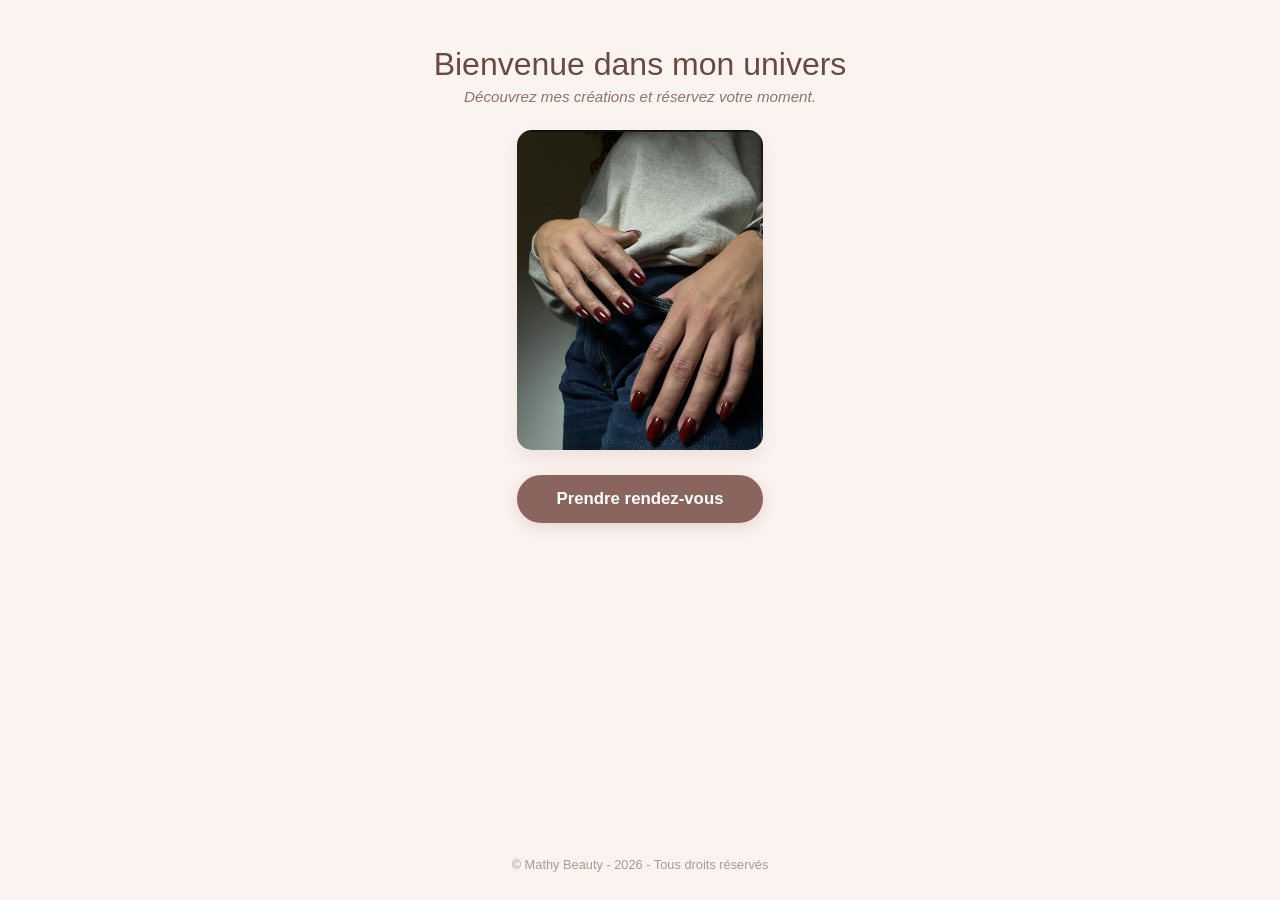
<file: index.html>
<!DOCTYPE html>
<html lang="fr">
<head>
    <meta charset="UTF-8">
    <meta name="viewport" content="width=device-width, initial-scale=1.0">
    <title>Mon Salon de Création - Accueil</title>
    <link rel="stylesheet" href="style.css">
</head>
<body>

    <header>
        <h1>Bienvenue dans mon univers</h1>
        <p>Découvrez mes créations et réservez votre moment.</p>
    </header>

    <main>
        <!-- Section Carrousel (on le rendra fonctionnel et beau juste après) -->
        <section class="carousel-container">
            <div class="carousel">
                <!-- Tu mettras le nom de tes images ici plus tard -->
                <img src="images/creation1.jpg" alt="Création 1" class="slide active">
                <img src="images/creation2.jpg" alt="Création 2" class="slide">
                <img src="images/creation3.jpg" alt="Création 3" class="slide">
                <img src="images/creation4.jpg" alt="Création 3" class="slide">
                <img src="images/creation5.jpg" alt="Création 3" class="slide">
            </div>
        </section>

        <!-- Le bouton d'action qui redirige vers la page de réservation -->
        <section class="action-zone">
            <a href="reservation.html" class="btn-resa">Prendre rendez-vous</a>
        </section>
    </main>

    <!-- ... le reste de ton code HTML juste au-dessus ... -->
    <footer>
        <p>© Mathy Beauty - 2026 - Tous droits réservés</p>
    </footer>

    <script>
    const slides = document.querySelectorAll('.carousel .slide');
    
    // 1. On choisit une première image au hasard pour démarrer
    let currentSlide = Math.floor(Math.random() * slides.length);
    slides[currentSlide].classList.add('active');

    function nextSlide() {
        // On cache l'image actuelle
        slides[currentSlide].classList.remove('active');
        
        // 2. On choisit la PROCHAINE image au hasard
        // (avec une petite boucle pour éviter de retomber deux fois de suite sur la même)
        let nextIndex;
        do {
            nextIndex = Math.floor(Math.random() * slides.length);
        } while (nextIndex === currentSlide && slides.length > 1);
        
        currentSlide = nextIndex;
        
        // On affiche la nouvelle image
        slides[currentSlide].classList.add('active');
    }

    // Changement toutes les 3 secondes
    setInterval(nextSlide, 3000);
</script>
</body>
</html>
</file>
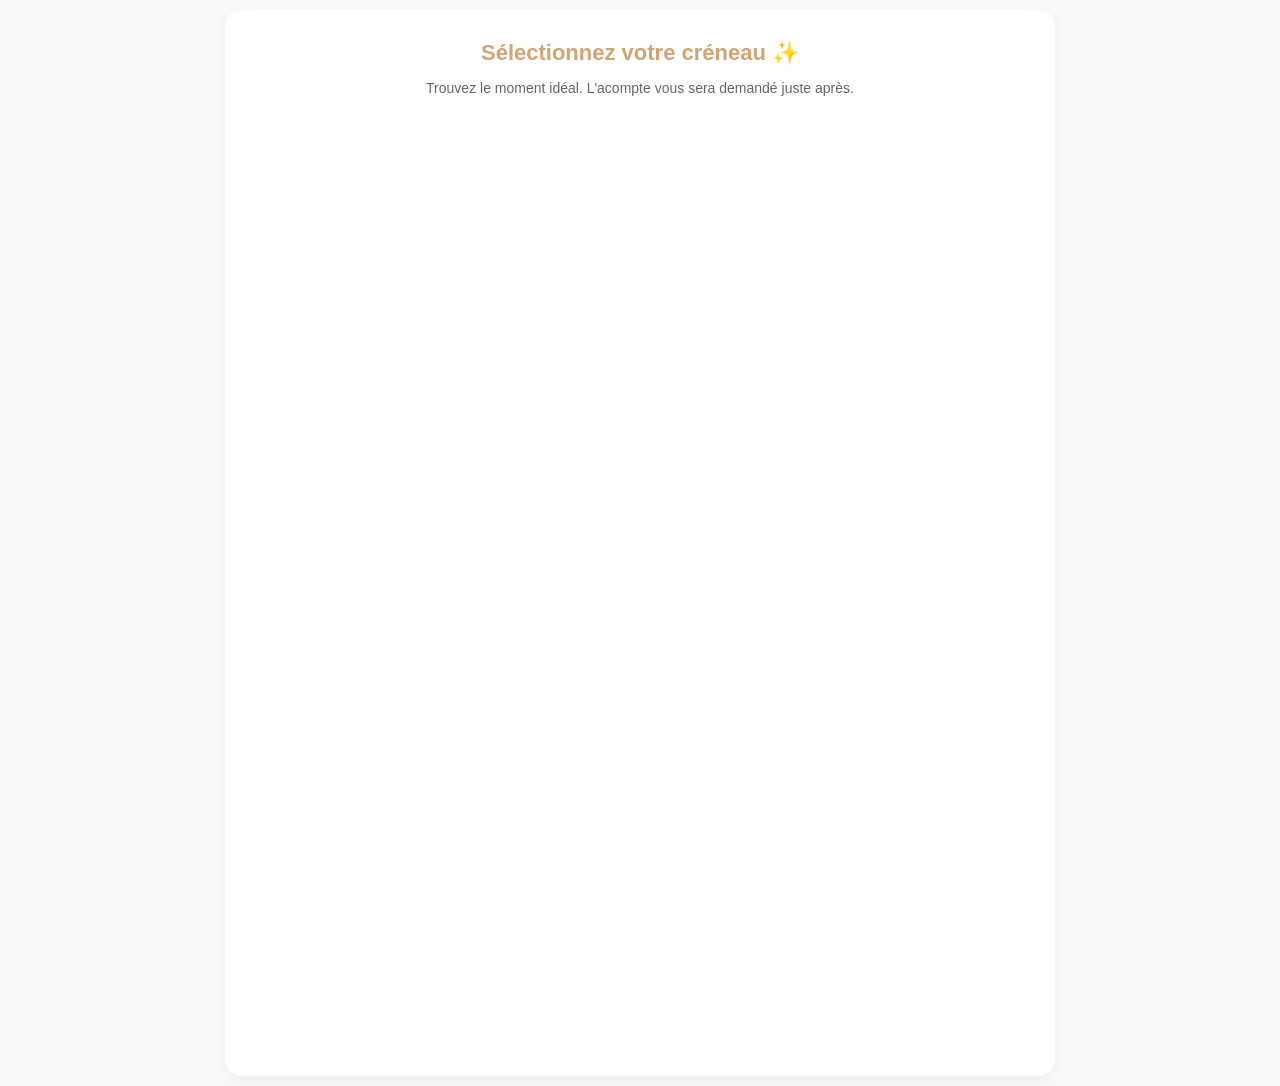
<file: calendrier.html>
<!DOCTYPE html>
<html lang="fr">
<head>
    <meta charset="UTF-8">
    <meta name="viewport" content="width=device-width, initial-scale=1.0">
    <title>Réservation - Mathy Beauty</title>
    <style>
        body {
            font-family: 'Segoe UI', Tahoma, Geneva, Verdana, sans-serif;
            background-color: #fafafa;
            margin: 0;
            padding: 10px;
            color: #333;
        }
        .container {
            max-width: 800px;
            margin: 0 auto;
            background: white;
            padding: 15px;
            border-radius: 16px;
            box-shadow: 0 4px 15px rgba(0,0,0,0.05);
            text-align: center;
        }
        h1 {
            color: #d4a373;
            font-size: 22px;
            margin-bottom: 5px;
        }
        .subtitle {
            color: #666;
            margin-bottom: 15px;
            font-size: 14px;
        }
        
        /* Ajustement de la zone Calendly pour éviter l'effet "écrasé" */
        #calendly-inline-widget {
            min-width: 320px;
            height: 950px; /* Augmenté à 950px pour laisser respirer l'agenda sur mobile */
            border: none;
        }

        /* Zone de paiement cachée au début */
        #payment-section {
            display: none;
            max-width: 450px;
            margin: 40px auto;
            padding: 20px;
            animation: fadeIn 0.5s ease-in-out;
        }
        .icon-success {
            font-size: 50px;
            margin-bottom: 15px;
        }
        .btn-paiement {
            display: block;
            width: 100%;
            box-sizing: border-box;
            text-decoration: none;
            padding: 16px 20px;
            border-radius: 30px;
            font-weight: bold;
            font-size: 16px;
            margin-bottom: 15px;
            transition: all 0.3s ease;
        }
        .paypal {
            background-color: #0070ba;
            color: white;
            box-shadow: 0 4px 12px rgba(0, 112, 186, 0.3);
        }
        .lydia {
            background-color: #00aaff;
            color: white;
            box-shadow: 0 4px 12px rgba(0, 170, 255, 0.3);
        }
        .btn-paiement:hover {
            transform: translateY(-2px);
            opacity: 0.9;
        }
        @keyframes fadeIn {
            from { opacity: 0; transform: translateY(10px); }
            to { opacity: 1; transform: translateY(0); }
        }
    </style>
</head>
<body>

<div class="container">
    
    <!-- ÉTAPE 1 : L'AGENDA -->
    <div id="booking-section">
        <h1>Sélectionnez votre créneau ✨</h1>
        <p class="subtitle">Trouvez le moment idéal. L'acompte vous sera demandé juste après.</p>
        
        <!-- Conteneur Calendly -->
        <div id="calendly-inline-widget"></div>
    </div>

    <!-- ÉTAPE 2 : LE PAIEMENT -->
    <div id="payment-section">
        <div class="icon-success">🎉</div>
        <h1>Créneau réservé !</h1>
        <p class="subtitle">Pour bloquer définitivement votre rendez-vous, veuillez régler l'acompte de 15€ ci-dessous :</p>

        <!-- Liens de paiement (à personnaliser) -->
        <a href="https://paypal.me/TON_COMPTE/15" target="_blank" class="btn-paiement paypal">
            Payer l'acompte avec PayPal (15€)
        </a>

        <a href="https://lydia-app.com/collect/TON_LIEN_LYDIA" target="_blank" class="btn-paiement lydia">
            Payer par Carte Bancaire / Lydia (15€)
        </a>
    </div>

</div>

<!-- Script officiel de Calendly -->
<script type="text/javascript" src="https://assets.calendly.com/assets/external/widget.js" async></script>

<script>
    // Initialisation
    window.addEventListener('load', function() {
        Calendly.initInlineWidget({
            url: 'https://calendly.com/magrheb-uniited/2hours', // Ton lien de test
            parentElement: document.getElementById('calendly-inline-widget'),
            prefill: {},
            utm: {}
        });
    });

    // Écoute du signal de validation
    window.addEventListener('message', function(e) {
        if (e.data.event && e.data.event === 'calendly.event_scheduled') {
            // Masquage de l'agenda et affichage des boutons de paiement
            document.getElementById('booking-section').style.display = 'none';
            document.getElementById('payment-section').style.display = 'block'; // Correction de la typo ici !
            
            // Remonte automatiquement l'écran de l'utilisateur tout en haut pour qu'il voie les boutons
            window.scrollTo({top: 0, behavior: 'smooth'});
        }
    });
</script>

</body>
</html>
</file>
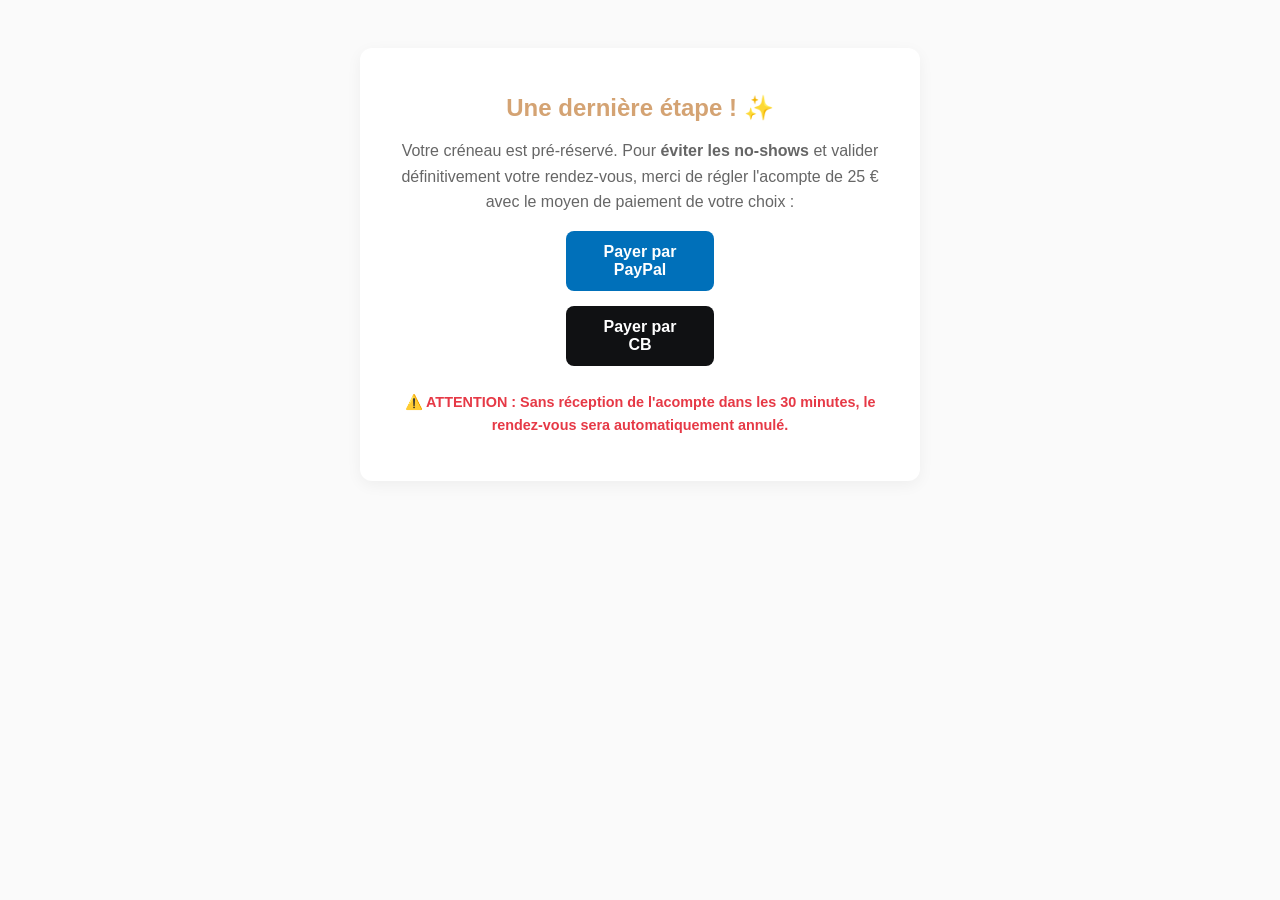
<file: paiement.html>
<!DOCTYPE html>
<html lang="fr">
<head>
    <meta charset="UTF-8">
    <meta name="viewport" content="width=device-width, initial-scale=1.0">
    <title>Validation de l'acompte - Mathy Beauty</title>
    <style>
        body { font-family: Arial, sans-serif; text-align: center; background-color: #fafafa; padding: 40px 20px; color: #333; }
        .container { max-width: 500px; margin: 0 auto; background: white; padding: 30px; border-radius: 12px; box-shadow: 0 4px 15px rgba(0,0,0,0.05); }
        h1 { color: #d4a373; font-size: 24px; }
        p { line-height: 1.6; color: #666; }
        .btn { display: block; width: 100px; margin: 15px auto; padding: 12px 24px; text-decoration: none; color: white; font-weight: bold; border-radius: 8px; transition: transform 0.2s; }
        .btn:hover { transform: scale(1.05); }
        .btn-paypal { background-color: #0070ba; }
        .btn-cb { background-color: #101113; } /* Style type Lydia/Sumeria */
        .warning { font-size: 0.9em; color: #e63946; font-weight: bold; margin-top: 25px; }
    </style>
</head>
<body>

<div class="container">
    <h1>Une dernière étape ! ✨</h1>
    <p>Votre créneau est pré-réservé. Pour <strong>éviter les no-shows</strong> et valider définitivement votre rendez-vous, merci de régler l'acompte de 25 € avec le moyen de paiement de votre choix :</p>
    
    <!-- BOUTON PAYPAL -->
    <a href="https://https://www.paypal.me/ProxyMarket/25" class="btn btn-paypal" target="_blank">Payer par PayPal</a>
    
    <!-- BOUTON CARTE BANCAIRE -->
    <a href="https://lydia-app.com/collect/PSEUDO_LYDIA" class="btn btn-cb" target="_blank">Payer par CB</a>

    <p class="warning">⚠️ ATTENTION : Sans réception de l'acompte dans les 30 minutes, le rendez-vous sera automatiquement annulé.</p>
</div>

</body>
</html>
</file>
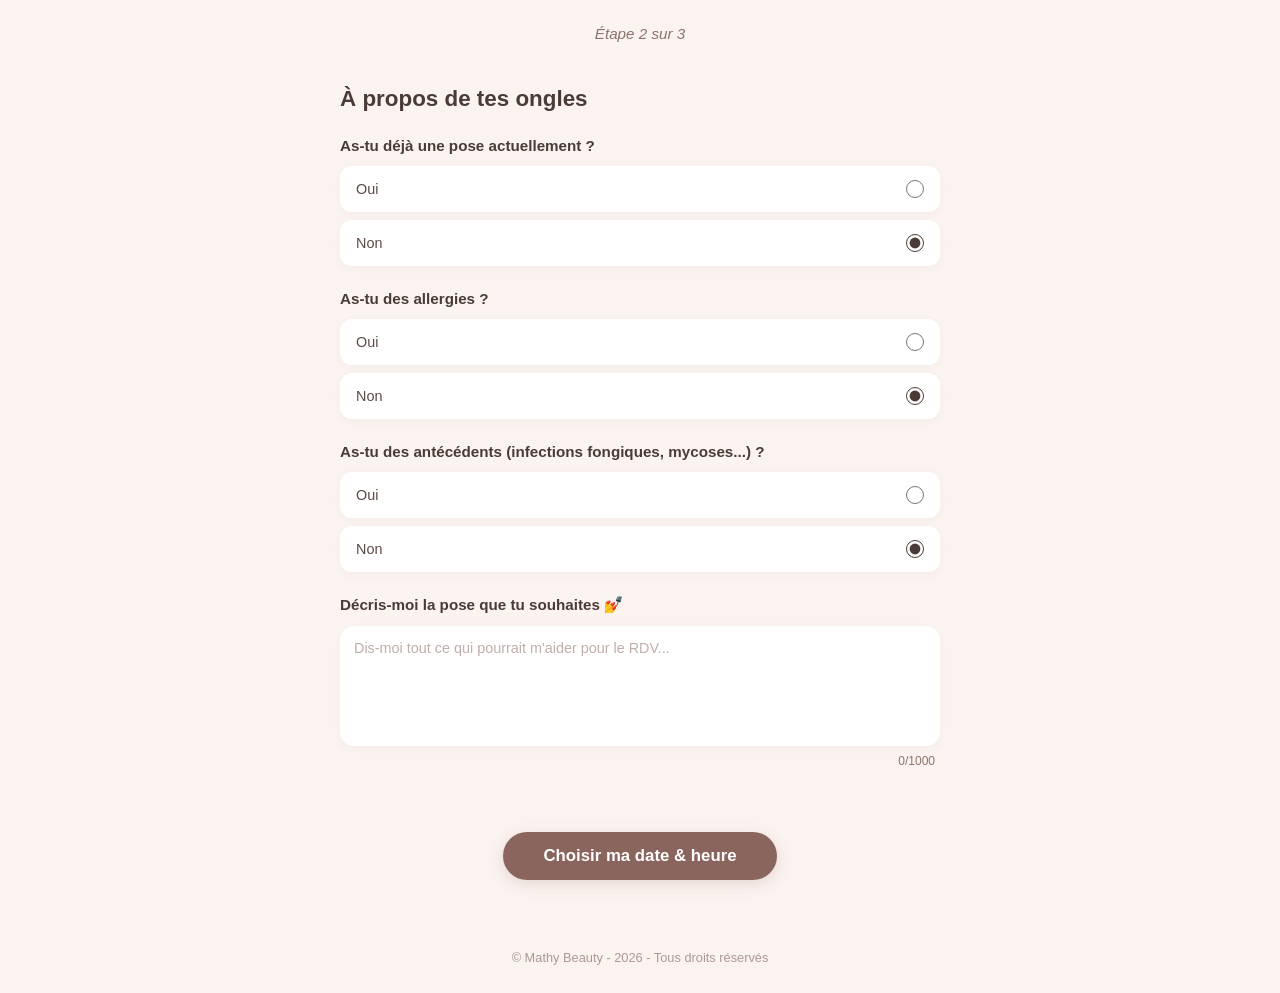
<file: questionnaire.html>
<!DOCTYPE html>
<html lang="fr">
<head>
    <meta charset="UTF-8">
    <meta name="viewport" content="width=device-width, initial-scale=1.0">
    <title>Mathy Beauty - Questionnaire</title>
    <link rel="stylesheet" href="style.css">
</head>
<body>

    <header>
        <p>Étape 2 sur 3</p>
    </header>

    <main class="reservation-list-container">

        <!-- SECTION DU QUESTIONNAIRE -->
        <section class="menu-category">
            <h2 class="quiz-main-title">À propos de tes ongles</h2>

            <!-- Question 1 -->
            <div class="quiz-item">
                <p class="quiz-question">As-tu déjà une pose actuellement ?</p>
                <label class="quiz-row">
                    <span>Oui</span>
                    <input type="radio" name="pose-actuelle" value="oui">
                </label>
                <label class="quiz-row">
                    <span>Non</span>
                    <input type="radio" name="pose-actuelle" value="non" checked>
                </label>
            </div>

            <!-- Question 2 -->
            <div class="quiz-item">
                <p class="quiz-question">As-tu des allergies ?</p>
                <label class="quiz-row">
                    <span>Oui</span>
                    <input type="radio" name="allergies" value="oui">
                </label>
                <label class="quiz-row">
                    <span>Non</span>
                    <input type="radio" name="allergies" value="non" checked>
                </label>
            </div>

            <!-- Question 3 -->
            <div class="quiz-item">
                <p class="quiz-question">As-tu des antécédents (infections fongiques, mycoses...) ?</p>
                <label class="quiz-row">
                    <span>Oui</span>
                    <input type="radio" name="antecedents" value="oui">
                </label>
                <label class="quiz-row">
                    <span>Non</span>
                    <input type="radio" name="antecedents" value="non" checked>
                </label>
            </div>

            <!-- Question 4 -->
            <div class="quiz-item">
                <p class="quiz-question">Décris-moi la pose que tu souhaites 💅</p>
                <textarea class="quiz-textarea" placeholder="Dis-moi tout ce qui pourrait m'aider pour le RDV..."></textarea>
                <div class="quiz-char-count">0/1000</div>
            </div>
        </section>

    </main>

    <!-- Zone de bouton fixe en bas -->
    <div class="action-zone fixed-bottom">
        <a href="calendrier.html" class="btn-resa">Choisir ma date & heure</a>
    </div>

    <footer>
        <p>© Mathy Beauty - 2026 - Tous droits réservés</p>
    </footer>

    <script>
        const radioGroups = ['pose-actuelle', 'allergies', 'antecedents'];
        const textarea = document.querySelector('.quiz-textarea');
        const charCount = document.querySelector('.quiz-char-count');
        const btnNext = document.querySelector('.btn-resa');

        // Gérer le compteur de caractères
        textarea.addEventListener('input', () => {
            const count = textarea.value.length;
            charCount.textContent = `${count}/1000`;
        });

        // Sauvegarder les données quand on clique sur le bouton suivant
        btnNext.addEventListener('click', () => {
            let responses = {};
            
            // On récupère les choix Oui/Non
            radioGroups.forEach(group => {
                const checkedRadio = document.querySelector(`input[name="${group}"]:checked`);
                responses[group] = checkedRadio ? checkedRadio.value : 'non';
            });

            // On récupère la description libre
            responses['description_pose'] = textarea.value;

            // On enregistre tout en mémoire
            localStorage.setItem('mathy_quiz_responses', JSON.stringify(responses));
        });
    </script>

</body>
</html>
</file>
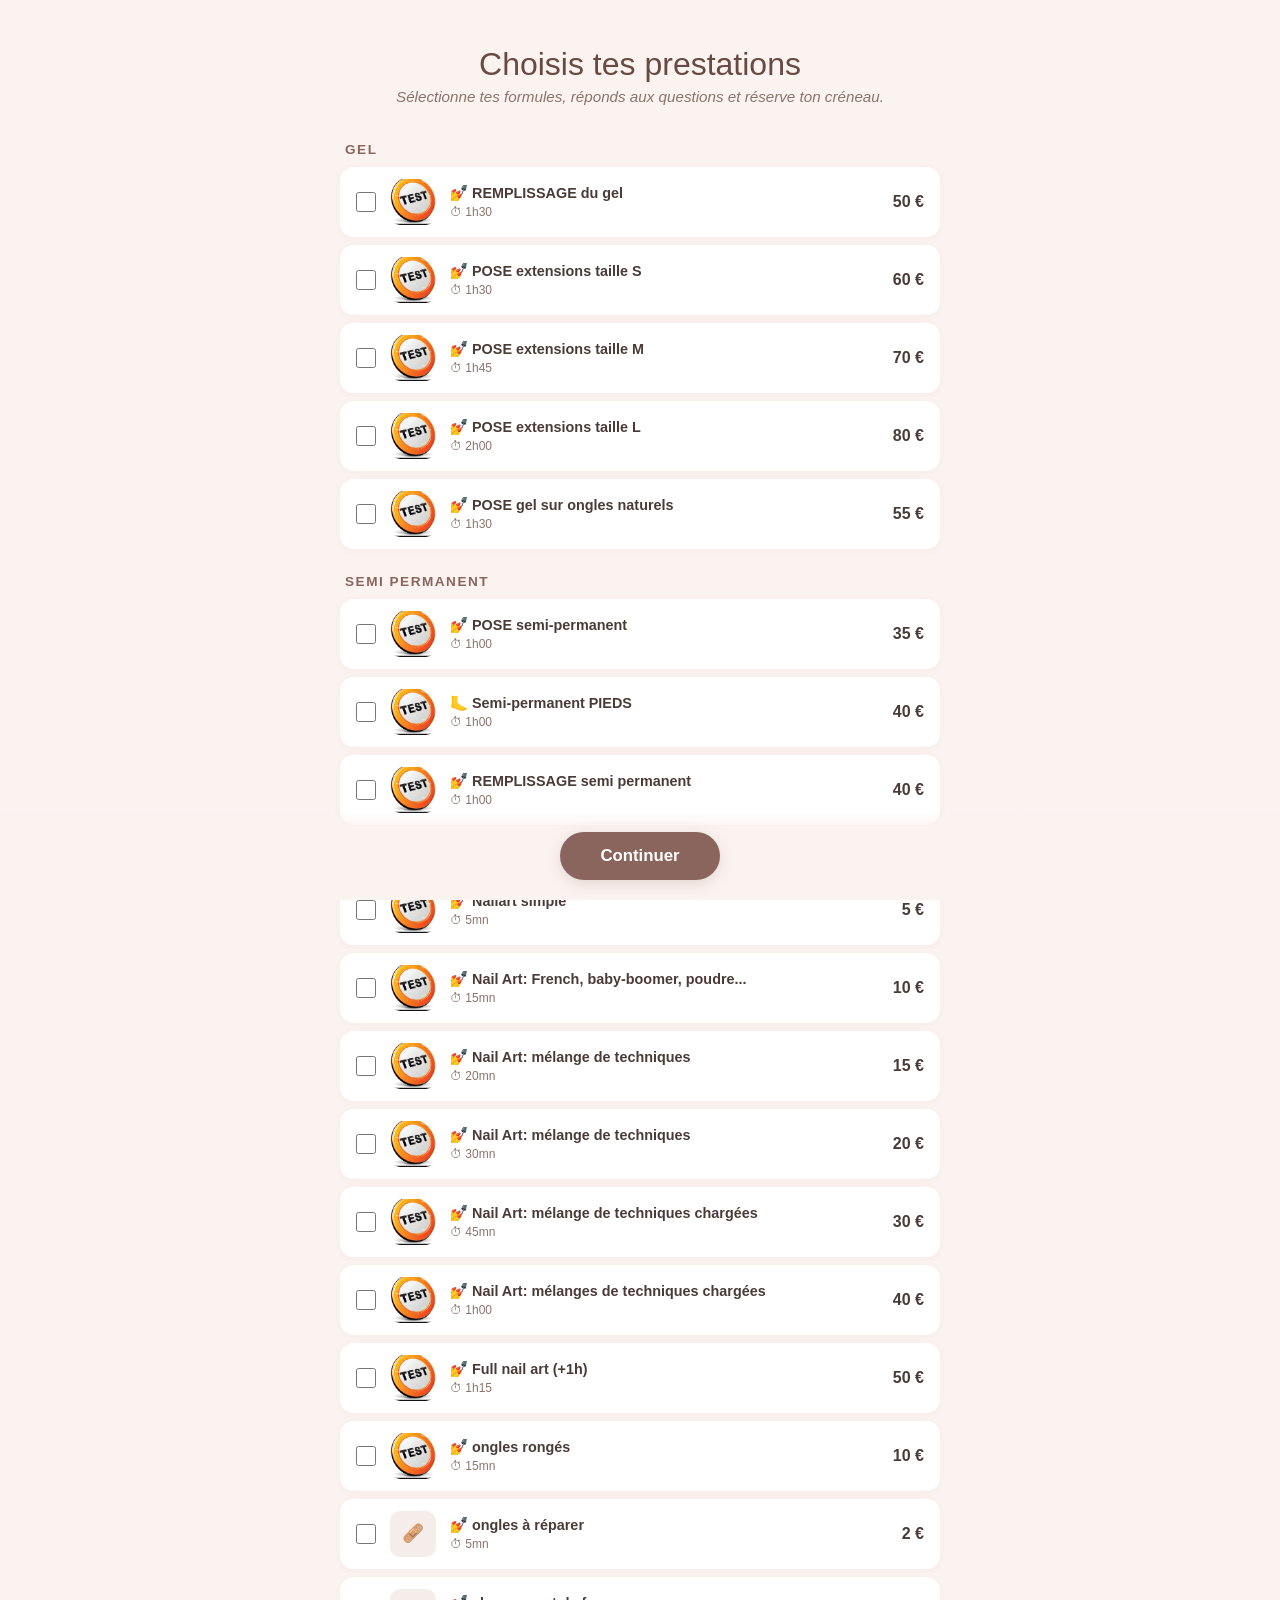
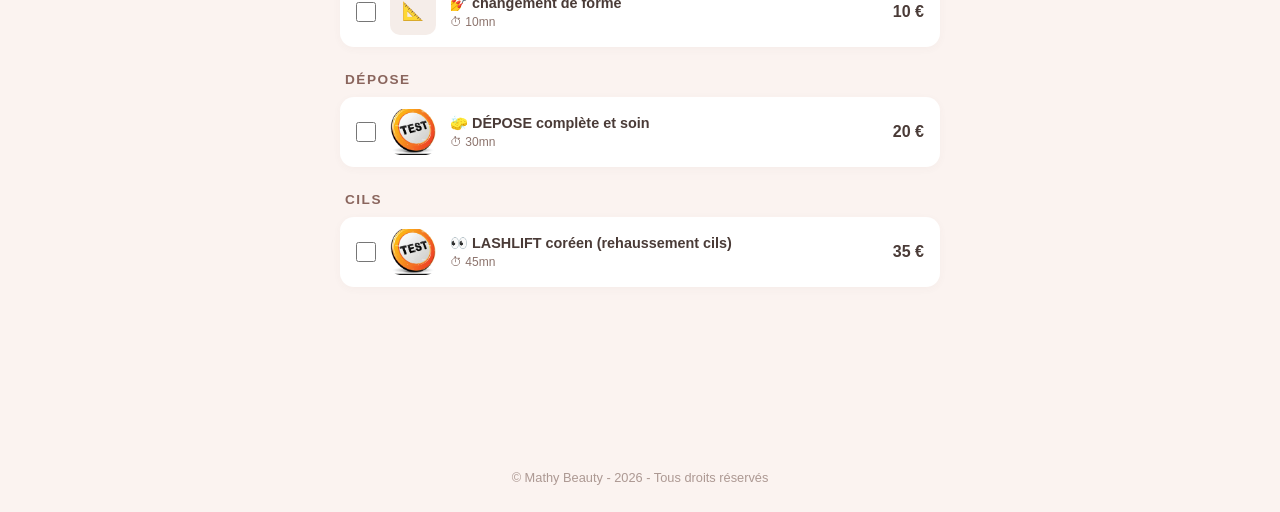
<file: reservation.html>
<!DOCTYPE html>
<html lang="fr">
<head>
    <meta charset="UTF-8">
    <meta name="viewport" content="width=device-width, initial-scale=1.0">
    <title>Mathy Beauty - Prestations</title>
    <link rel="stylesheet" href="style.css">
</head>
<body>

    <header>
        <h1>Choisis tes prestations</h1>
        <p>Sélectionne tes formules, réponds aux questions et réserve ton créneau.</p>
    </header>

    <main class="reservation-list-container">

        <section class="menu-category">
            <h2 class="category-title">Gel</h2>
            
            <label class="service-row">
                <input type="checkbox" name="gel-service" value="Remplissage du gel">
                <img src="images/test.jpg" alt="Remplissage du gel" class="service-thumb">
                <div class="service-details">
                    <h3>💅 REMPLISSAGE du gel</h3>
                    <span class="service-duration">⏱ 1h30</span>
                </div>
                <div class="service-price">50 €</div>
            </label>

            <label class="service-row">
                <input type="checkbox" name="gel-service" value="Pose extensions S">
                <img src="images/test.jpg" alt="Pose extensions S" class="service-thumb">
                <div class="service-details">
                    <h3>💅 POSE extensions taille S</h3>
                    <span class="service-duration">⏱ 1h30</span>
                </div>
                <div class="service-price">60 €</div>
            </label>

            <label class="service-row">
                <input type="checkbox" name="gel-service" value="Pose extensions M">
                <img src="images/test.jpg" alt="Pose extensions M" class="service-thumb">
                <div class="service-details">
                    <h3>💅 POSE extensions taille M</h3>
                    <span class="service-duration">⏱ 1h45</span>
                </div>
                <div class="service-price">70 €</div>
            </label>

            <label class="service-row">
                <input type="checkbox" name="gel-service" value="Pose extensions L">
                <img src="images/test.jpg" alt="Pose extensions L" class="service-thumb">
                <div class="service-details">
                    <h3>💅 POSE extensions taille L</h3>
                    <span class="service-duration">⏱ 2h00</span>
                </div>
                <div class="service-price">80 €</div>
            </label>

            <label class="service-row">
                <input type="checkbox" name="gel-service" value="Pose gel sur ongles naturels">
                <img src="images/test.jpg" alt="Pose gel sur ongles naturels" class="service-thumb">
                <div class="service-details">
                    <h3>💅 POSE gel sur ongles naturels</h3>
                    <span class="service-duration">⏱ 1h30</span>
                </div>
                <div class="service-price">55 €</div>
            </label>
        </section>


        <section class="menu-category">
            <h2 class="category-title">Semi Permanent</h2>

            <label class="service-row">
                <input type="checkbox" name="semi-service" value="Pose semi-permanent">
                <img src="images/test.jpg" alt="Pose semi-permanent" class="service-thumb">
                <div class="service-details">
                    <h3>💅 POSE semi-permanent</h3>
                    <span class="service-duration">⏱ 1h00</span>
                </div>
                <div class="service-price">35 €</div>
            </label>

            <label class="service-row">
                <input type="checkbox" name="semi-service" value="Semi-permanent PIEDS">
                <img src="images/test.jpg" alt="Semi-permanent PIEDS" class="service-thumb">
                <div class="service-details">
                    <h3>🦶 Semi-permanent PIEDS</h3>
                    <span class="service-duration">⏱ 1h00</span>
                </div>
                <div class="service-price">40 €</div>
            </label>

            <label class="service-row">
                <input type="checkbox" name="semi-service" value="Remplissage semi permanent">
                <img src="images/test.jpg" alt="Remplissage semi permanent" class="service-thumb">
                <div class="service-details">
                    <h3>💅 REMPLISSAGE semi permanent</h3>
                    <span class="service-duration">⏱ 1h00</span>
                </div>
                <div class="service-price">40 €</div>
            </label>
        </section>


        <section class="menu-category">
            <h2 class="category-title">Option</h2>

            <label class="service-row">
                <input type="checkbox" name="option-addons" value="Nailart simple">
                <img src="images/test.jpg" alt="Nailart simple" class="service-thumb">
                <div class="service-details">
                    <h3>💅 Nailart simple</h3>
                    <span class="service-duration">⏱ 5mn</span>
                </div>
                <div class="service-price">5 €</div>
            </label>

            <label class="service-row">
                <input type="checkbox" name="option-addons" value="Nail Art French Babyboomer">
                <img src="images/test.jpg" alt="Nail Art French Babyboomer" class="service-thumb">
                <div class="service-details">
                    <h3>💅 Nail Art: French, baby-boomer, poudre...</h3>
                    <span class="service-duration">⏱ 15mn</span>
                </div>
                <div class="service-price">10 €</div>
            </label>

            <label class="service-row">
                <input type="checkbox" name="option-addons" value="Nail Art mélange de techniques (15e)">
                <img src="images/test.jpg" alt="Mélange de techniques 15" class="service-thumb">
                <div class="service-details">
                    <h3>💅 Nail Art: mélange de techniques</h3>
                    <span class="service-duration">⏱ 20mn</span>
                </div>
                <div class="service-price">15 €</div>
            </label>

            <label class="service-row">
                <input type="checkbox" name="option-addons" value="Nail Art mélange de techniques (20e)">
                <img src="images/test.jpg" alt="Mélange de techniques 20" class="service-thumb">
                <div class="service-details">
                    <h3>💅 Nail Art: mélange de techniques</h3>
                    <span class="service-duration">⏱ 30mn</span>
                </div>
                <div class="service-price">20 €</div>
            </label>

            <label class="service-row">
                <input type="checkbox" name="option-addons" value="Nail Art techniques chargées (30e)">
                <img src="images/test.jpg" alt="Techniques chargées 30" class="service-thumb">
                <div class="service-details">
                    <h3>💅 Nail Art: mélange de techniques chargées</h3>
                    <span class="service-duration">⏱ 45mn</span>
                </div>
                <div class="service-price">30 €</div>
            </label>

            <label class="service-row">
                <input type="checkbox" name="option-addons" value="Nail Art mélanges de techniques chargées (40e)">
                <img src="images/test.jpg" alt="Techniques chargées 40" class="service-thumb">
                <div class="service-details">
                    <h3>💅 Nail Art: mélanges de techniques chargées</h3>
                    <span class="service-duration">⏱ 1h00</span>
                </div>
                <div class="service-price">40 €</div>
            </label>

            <label class="service-row">
                <input type="checkbox" name="option-addons" value="Full nail art">
                <img src="images/test.jpg" alt="Full nail art" class="service-thumb">
                <div class="service-details">
                    <h3>💅 Full nail art (+1h)</h3>
                    <span class="service-duration">⏱ 1h15</span>
                </div>
                <div class="service-price">50 €</div>
            </label>

            <label class="service-row">
                <input type="checkbox" name="option-addons" value="ongles rongés">
                <img src="images/test.jpg" alt="Ongles rongés" class="service-thumb">
                <div class="service-details">
                    <h3>💅 ongles rongés</h3>
                    <span class="service-duration">⏱ 15mn</span>
                </div>
                <div class="service-price">10 €</div>
            </label>

            <label class="service-row">
                <input type="checkbox" name="option-addons" value="ongles à réparer">
                <div class="service-thumb-empty">🩹</div>
                <div class="service-details">
                    <h3>💅 ongles à réparer</h3>
                    <span class="service-duration">⏱ 5mn</span>
                </div>
                <div class="service-price">2 €</div>
            </label>

            <label class="service-row">
                <input type="checkbox" name="option-addons" value="changement de forme">
                <div class="service-thumb-empty">📐</div>
                <div class="service-details">
                    <h3>💅 changement de forme</h3>
                    <span class="service-duration">⏱ 10mn</span>
                </div>
                <div class="service-price">10 €</div>
            </label>
        </section>


        <section class="menu-category">
            <h2 class="category-title">Dépose</h2>

            <label class="service-row">
                <input type="checkbox" name="depose-addons" value="DÉPOSE complète et soin">
                <img src="images/test.jpg" alt="Dépose complète" class="service-thumb">
                <div class="service-details">
                    <h3>🧽 DÉPOSE complète et soin</h3>
                    <span class="service-duration">⏱ 30mn</span>
                </div>
                <div class="service-price">20 €</div>
            </label>
        </section>


        <section class="menu-category">
            <h2 class="category-title">Cils</h2>

            <label class="service-row">
                <input type="checkbox" name="cils-service" value="LASHLIFT coréen">
                <img src="images/test.jpg" alt="Lashlift coréen" class="service-thumb">
                <div class="service-details">
                    <h3>👀 LASHLIFT coréen (rehaussement cils)</h3>
                    <span class="service-duration">⏱ 45mn</span>
                </div>
                <div class="service-price">35 €</div>
            </label>
        </section>

    </main>

    <div class="action-zone fixed-bottom">
        <a href="questionnaire.html" id="submit-btn" class="btn-resa">Continuer</a>
    </div>

    <footer>
        <p>© Mathy Beauty - 2026 - Tous droits réservés</p>
    </footer>

    <script>
        const checkboxes = document.querySelectorAll('.service-row input[type="checkbox"]');
        const submitBtn = document.getElementById('submit-btn');

        function calculateTotal() {
            let total = 0;
            let selectedServices = [];

            checkboxes.forEach(box => {
                if (box.checked) {
                    // Trouver le prix textuel à côté (ex: "50 €") et extraire le chiffre 50
                    const priceText = box.closest('.service-row').querySelector('.service-price').textContent;
                    const price = parseInt(priceText.replace(/[^0-9]/g, ''), 10);
                    
                    total += price;
                    // Ajouter le nom de la prestation à notre liste de choix
                    selectedServices.push(`${box.value} (${price}€)`);
                }
            });

            // Mettre à jour visuellement le texte du bouton continuer
            if (total > 0) {
                submitBtn.textContent = `Continuer (${total} €)`;
            } else {
                submitBtn.textContent = "Continuer";
            }

            // Sauvegarder les données en mémoire pour les pages suivantes
            localStorage.setItem('mathy_total_price', total);
            localStorage.setItem('mathy_selected_services', JSON.stringify(selectedServices));
        }

        // Écouter les clics sur chaque ligne de prestation
        checkboxes.forEach(box => {
            box.addEventListener('change', calculateTotal);
        });

        // Calculer dès le départ (au cas où des cases restent cochées au rechargement)
        calculateTotal();
    </script>

</body>
</html>
</file>
<file: style.css>
/* ==========================================================================
   1. STYLES GENERAUX - AMBIANCE ONGLERIE CHIC (MOBILE-FIRST)
   ========================================================================== */
body {
    font-family: 'Segoe UI', Tahoma, Geneva, Verdana, sans-serif !important;
    background-color: #fbf3f0 !important;
    color: #4a3b37 !important;
    margin: 0;
    padding: 0 15px;
    display: flex;
    flex-direction: column;
    align-items: center;
    min-height: 100vh;
    box-sizing: border-box;
}

header {
    text-align: center;
    margin-top: 25px;
    margin-bottom: 25px;
}

header h1 {
    font-size: 2rem;
    color: #694a43;
    margin-bottom: 5px;
    font-weight: 500;
}

header p {
    color: #8c736c;
    font-size: 0.95rem;
    font-style: italic;
    margin: 0;
}

/* ==========================================================================
   2. ZONE DU CARROUSEL (PAGE INDEX) - RESTAURÉ
   ========================================================================== */
.carousel-container {
    width: 100%;
    max-width: 400px;
    height: 320px;
    overflow: hidden;
    position: relative;
    border-radius: 15px;
    box-shadow: 0 8px 16px rgba(105, 74, 67, 0.1);
    margin-bottom: 25px;
}

.carousel img {
    width: 100%;
    height: 100%;
    object-fit: cover;
    position: absolute;
    top: 0;
    left: 0;
    opacity: 0;
    transition: opacity 0.8s ease-in-out;
}

.carousel img.active {
    opacity: 1;
}

/* ==========================================================================
   3. ZONE DE BOUTONS ET ACTIONS
   ========================================================================== */
.action-zone {
    text-align: center;
    margin-bottom: 30px;
    width: 100%;
}

.btn-resa {
    display: inline-block;
    background-color: #8a655d;
    color: #ffffff;
    padding: 14px 40px;
    font-size: 1.05rem;
    font-weight: 600;
    text-decoration: none;
    border-radius: 50px;
    transition: all 0.3s ease;
    box-shadow: 0 4px 15px rgba(138, 101, 93, 0.2);
}

.btn-resa:hover {
    background-color: #694a43;
    transform: translateY(-2px);
}

/* Bouton fixé en bas pour libérer de l'espace sur l'écran */
.fixed-bottom {
    position: fixed;
    bottom: 0;
    left: 0;
    width: 100%;
    background: linear-gradient(to top, #fbf3f0 80%, rgba(251, 243, 240, 0));
    padding: 20px 0;
    margin-bottom: 0;
    z-index: 10;
}

/* ==========================================================================
   4. NOUVELLE VUE LISTE APPLICATIVE (PAGE RESERVATION - MULTI-SÉLECTION)
   ========================================================================== */
.reservation-list-container {
    width: 100%;
    max-width: 600px; /* Format compact idéal pour mobile */
    margin: 0 auto 130px auto;
    box-sizing: border-box;
}

.menu-category {
    margin-bottom: 25px;
    text-align: left;
}

.category-title {
    font-size: 0.85rem;
    text-transform: uppercase;
    letter-spacing: 1.5px;
    color: #8a655d;
    margin-bottom: 10px;
    font-weight: 700;
    padding-left: 5px;
}

/* Encart complet d'une prestation, cliquable */
.service-row {
    background-color: #ffffff;
    border-radius: 14px;
    padding: 12px 16px;
    margin-bottom: 8px;
    display: flex;
    align-items: center;
    justify-content: space-between;
    gap: 14px;
    cursor: pointer;
    box-shadow: 0 2px 8px rgba(105, 74, 67, 0.04);
    transition: all 0.2s ease-in-out;
    box-sizing: border-box;
}

.service-row:hover {
    transform: translateY(-1px);
    box-shadow: 0 4px 12px rgba(105, 74, 67, 0.08);
}

/* Style de la case à cocher */
.service-row input[type="checkbox"] {
    accent-color: #8a655d;
    width: 20px;
    height: 20px;
    cursor: pointer;
    flex-shrink: 0;
    margin: 0;
}

/* Petites miniatures photos ajustées */
.service-thumb {
    width: 46px;
    height: 46px;
    object-fit: cover;
    border-radius: 10px;
    flex-shrink: 0;
}

/* Carré de secours sans photo (ex: réparation) */
.service-thumb-empty {
    width: 46px;
    height: 46px;
    background-color: #f5ede9;
    border-radius: 10px;
    display: flex;
    align-items: center;
    justify-content: center;
    font-size: 1.1rem;
    flex-shrink: 0;
}

/* Contenu textuel au centre */
.service-details {
    flex-grow: 1;
    display: flex;
    flex-direction: column;
    gap: 2px;
}

.service-details h3 {
    font-size: 0.9rem;
    margin: 0;
    color: #4a3b37;
    font-weight: 600;
    line-height: 1.3;
}

.service-duration {
    font-size: 0.75rem;
    color: #8c736c;
}

/* Prix calé sur la droite */
.service-price {
    font-size: 1rem;
    font-weight: 700;
    color: #4a3b37;
    flex-shrink: 0;
    white-space: nowrap;
}

/* ==========================================================================
   5. INTEGRATION GOOGLE AGENDA RESPONSIVE
   ========================================================================== */
.calendar-page-container {
    width: 100%;
    max-width: 1100px;
    margin-bottom: 120px;
}

.calendar-card {
    width: 100%;
    background-color: #ffffff;
    border-radius: 15px;
    box-shadow: 0 4px 12px rgba(105, 74, 67, 0.05);
    box-sizing: border-box;
    padding: 10px;
}

.calendar-wrapper {
    position: relative;
    padding-bottom: 65%;
    height: 0;
    overflow: hidden;
}

.calendar-wrapper iframe {
    position: absolute;
    top: 0;
    left: 0;
    width: 100% !important;
    height: 100% !important;
    border: 0 !important;
}

@media (max-width: 600px) {
    .calendar-wrapper {
        padding-bottom: 100%; 
    }
}

/* ==========================================================================
   6. NOUVEAU : ENCART QUESTIONNAIRE DÉDIÉ (PAGE QUESTIONNAIRE - SCREENSHOT)
   ========================================================================== */
.quiz-main-title {
    font-family: 'Segoe UI', sans-serif;
    font-size: 1.4rem;
    color: #4a3b37;
    margin-bottom: 25px;
    font-weight: 700;
    text-align: left;
}

.quiz-item {
    margin-bottom: 24px;
}

.quiz-question {
    font-size: 0.95rem;
    font-weight: 600;
    color: #4a3b37;
    margin: 0 0 12px 0;
    text-align: left;
}

/* Blocs Oui / Non reprenant l'esprit épuré de ton modèle */
.quiz-row {
    background-color: #ffffff;
    border-radius: 12px;
    padding: 14px 16px;
    margin-bottom: 8px;
    display: flex;
    align-items: center;
    justify-content: space-between;
    cursor: pointer;
    box-shadow: 0 2px 8px rgba(105, 74, 67, 0.04);
    font-size: 0.9rem;
    color: #5c4a46;
    transition: all 0.2s ease;
    box-sizing: border-box;
}

.quiz-row:hover {
    box-shadow: 0 4px 10px rgba(105, 74, 67, 0.08);
}

/* Cercles radio sombres comme sur l'image */
.quiz-row input[type="radio"] {
    accent-color: #4a3b37; 
    width: 18px;
    height: 18px;
    margin: 0;
    cursor: pointer;
}

/* Bloc d'expression libre */
.quiz-textarea {
    width: 100%;
    height: 120px;
    background-color: #ffffff;
    border: none;
    border-radius: 14px;
    padding: 14px;
    font-family: inherit;
    font-size: 0.9rem;
    color: #4a3b37;
    box-shadow: 0 2px 8px rgba(105, 74, 67, 0.04);
    resize: none;
    box-sizing: border-box;
    outline: none;
}

.quiz-textarea::placeholder {
    color: #bfaea9;
}

.quiz-textarea:focus {
    box-shadow: 0 2px 10px rgba(138, 101, 93, 0.15);
}

.quiz-char-count {
    font-size: 0.75rem;
    color: #8c736c;
    text-align: right;
    margin-top: 4px;
    padding-right: 5px;
}

/* ==========================================================================
   7. PIED DE PAGE
   ========================================================================== */
footer {
    margin-top: auto;
    padding: 15px;
    font-size: 0.8rem;
    color: #8c736c;
    opacity: 0.7;
    text-align: center;
}
</file>
